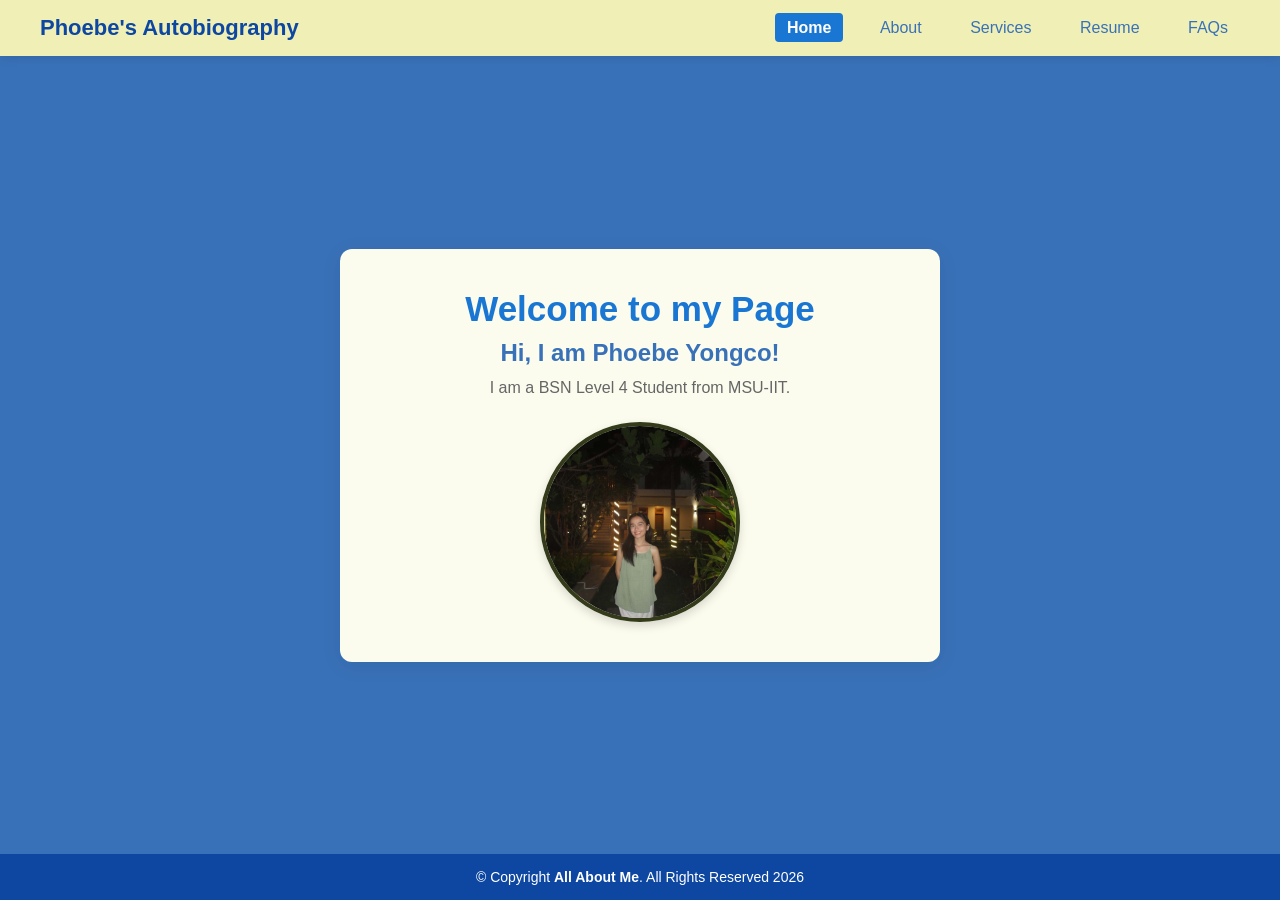
<file: index.html>
<!DOCTYPE html>
<html lang="en">
<head>
    <meta charset="UTF-8">
    <meta name="viewport" content="width=device-width, initial-scale=1.0">
    <title>Phoebe's Autobiography</title>
    <link rel="stylesheet" type="text/css" href="style.css">
</head>
<body>

   
    <header class="header">
        <div class="header-Left">
            <a href="index.html" class="logo">Phoebe's Autobiography</a>
        </div>
        <div class="header-Right">
            <a class="active" href="index.html">Home</a>
            <a href="about.html">About</a>
            <a href="services.html">Services</a>
            <a href="resume.html">Resume</a>
            <a href="testimonials.html">FAQs</a>
        </div>

               
    </header>

   
    <main class="hero-section">
        <div class="card">
            <h1>Welcome to my Page</h1>
            <h2>Hi, I am Phoebe Yongco!</h2>
            <p class="subtitle">I am a BSN Level 4 Student from MSU-IIT.</p>

            <div class="profile-container">
                <img src="PHOTOS/nadin.jpg" alt="Phoebe in Camiguin" class="profile-img">
            </div>
        </div>
    </main>

   
    <footer class="footer">
        <p>© Copyright <strong>All About Me</strong>. All Rights Reserved 2026</p>
    </footer>

</body>
</html>
</file>
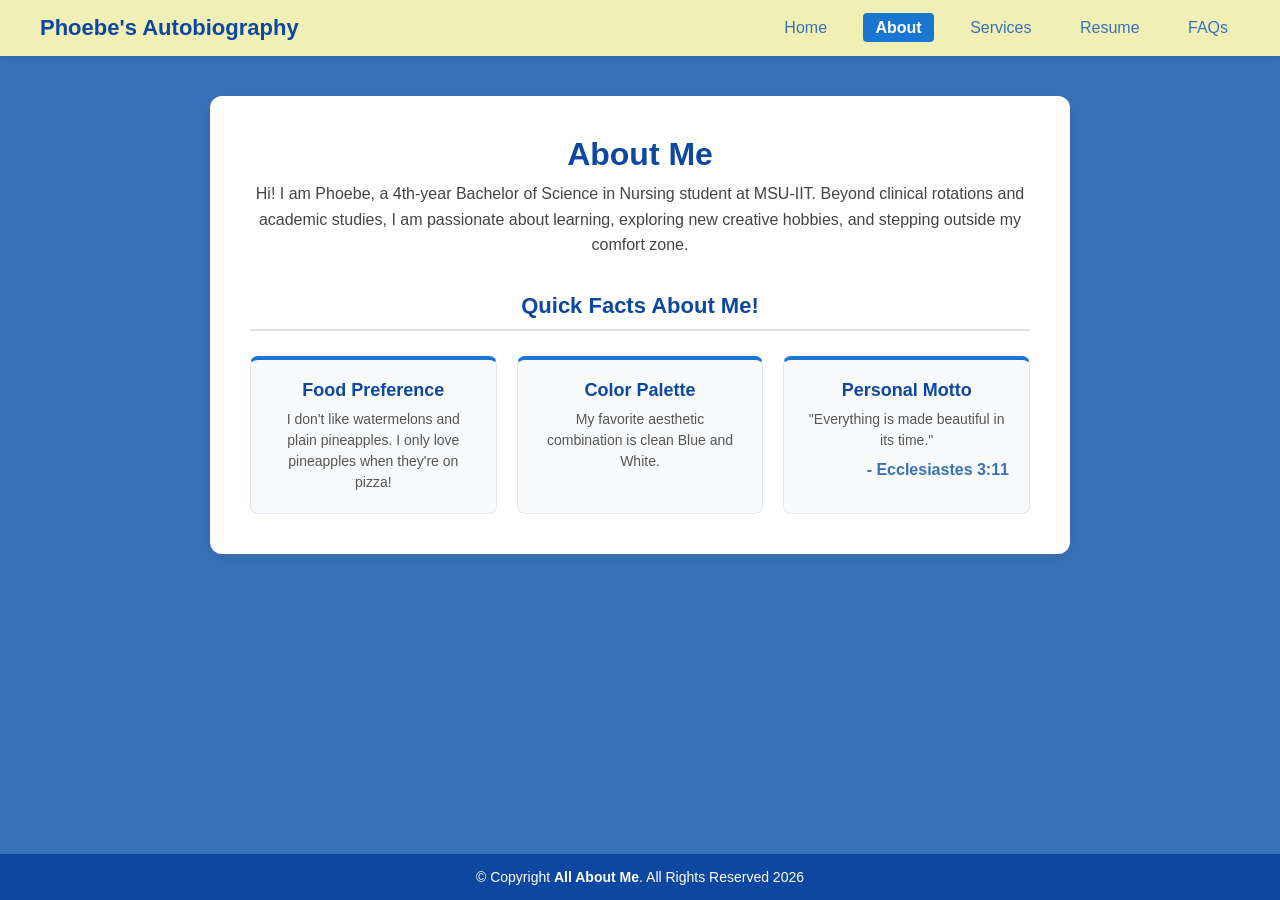
<file: about.html>
<!DOCTYPE html>
<html lang="en">
<head>
    <meta charset="UTF-8">
    <meta name="viewport" content="width=device-width, initial-scale=1.0">
    <title>About Me - Phoebe Yongco</title>
    <link rel="stylesheet" type="text/css" href="style.css">
</head>
<body>

   
    <header class="header">
        <div class="header-Left">
            <a href="index.html" class="logo">Phoebe's Autobiography</a>
        </div>
        <div class="header-Right">
            <a href="index.html">Home</a>
            <a class="active" href="about.html">About</a>
            <a href="services.html">Services</a>
            <a href="resume.html">Resume</a>
            <a href="testimonials.html">FAQs</a>
        </div>
    </header>

  
    <main class="about-container">
        <div class="about-card">
            <h1 class="page-title">About Me</h1>
            <p class="about-intro">
                Hi! I am Phoebe, a 4th-year Bachelor of Science in Nursing student at MSU-IIT. Beyond clinical rotations and academic studies, I am passionate about learning, exploring new creative hobbies, and stepping outside my comfort zone.
            </p>

            <h2 class="section-heading">Quick Facts About Me!</h2>

            <div class="facts-grid">
              
                <div class="fact-card">
                   
                    <h3>Food Preference</h3>
                    <p>I don't like watermelons and plain pineapples. I only love pineapples when they're on pizza!</p>
                </div>

                
                <div class="fact-card">
                  
                    <h3>Color Palette</h3>
                    <p>My favorite aesthetic combination is clean Blue and White.</p>
                </div>

                
                <div class="fact-card">
                   
                    <h3>Personal Motto</h3>
                    <p>"Everything is made beautiful in its time."</p>
                     <div class="Bible-Verse">
                - Ecclesiastes 3:11 
                </div>
            </div>
            
        </div>
    </main>

    
    <footer class="footer">
        <p>© Copyright <strong>All About Me</strong>. All Rights Reserved 2026</p>
    </footer>

</body>
</html>
</file>
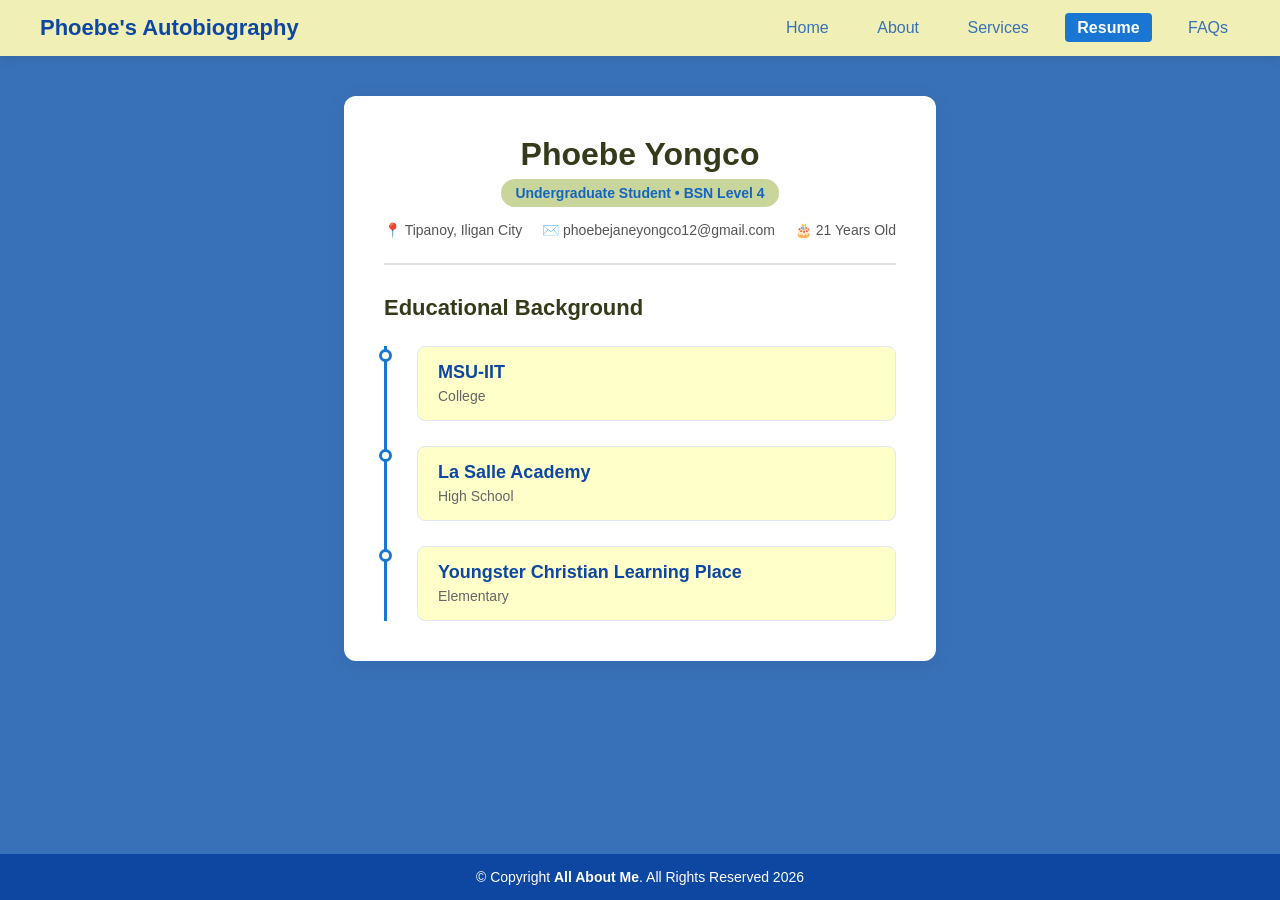
<file: resume.html>
<!DOCTYPE html>
<html lang="en">
<head>
    <meta charset="UTF-8">
    <meta name="viewport" content="width=device-width, initial-scale=1.0">
    <title>Resume - Phoebe Yongco</title>
    <link rel="stylesheet" type="text/css" href="style.css">
</head>
<body>

    
    <header class="header">
        <div class="header-Left">
            <a href="index.html" class="logo">Phoebe's Autobiography</a>
        </div>
        <div class="header-Right">
            <a href="index.html">Home</a>
            <a href="about.html">About</a>
            <a href="services.html">Services</a>
            <a class="active" href="resume.html">Resume</a>
            <a href="testimonials.html">FAQs</a>
        </div>
    </header>

   
    <main class="resume-container">
        <div class="resume-card">
            
            <!-- Personal Info Header -->
            <div class="resume-header">
                <h1>Phoebe Yongco</h1>
                <p class="status-badge">Undergraduate Student • BSN Level 4</p>
                
                <div class="contact-info">
                    <p>📍 Tipanoy, Iligan City</p>
                    <p>✉️ phoebejaneyongco12@gmail.com</p>
                    <p>🎂 21 Years Old</p>
                </div>
            </div>

            <section class="resume-section">
                <h2 class="section-title">Educational Background</h2>
                
                <div class="timeline">
                    
                    <div class="timeline-item">
                        <div class="timeline-dot"></div>
                        <div class="timeline-content">
                            <h3>MSU-IIT</h3>
                            <span class="degree">College</span>
                        </div>
                    </div>

                    
                    <div class="timeline-item">
                        <div class="timeline-dot"></div>
                        <div class="timeline-content">
                            <h3>La Salle Academy</h3>
                            <span class="degree">High School</span>
                        </div>
                    </div>

                  
                    <div class="timeline-item">
                        <div class="timeline-dot"></div>
                        <div class="timeline-content">
                            <h3>Youngster Christian Learning Place</h3>
                            <span class="degree">Elementary</span>
                        </div>
                    </div>
                </div>
            </section>

        </div>
    </main>

    
    <footer class="footer">
        <p>© Copyright <strong>All About Me</strong>. All Rights Reserved 2026</p>
    </footer>

</body>
</html>
</file>
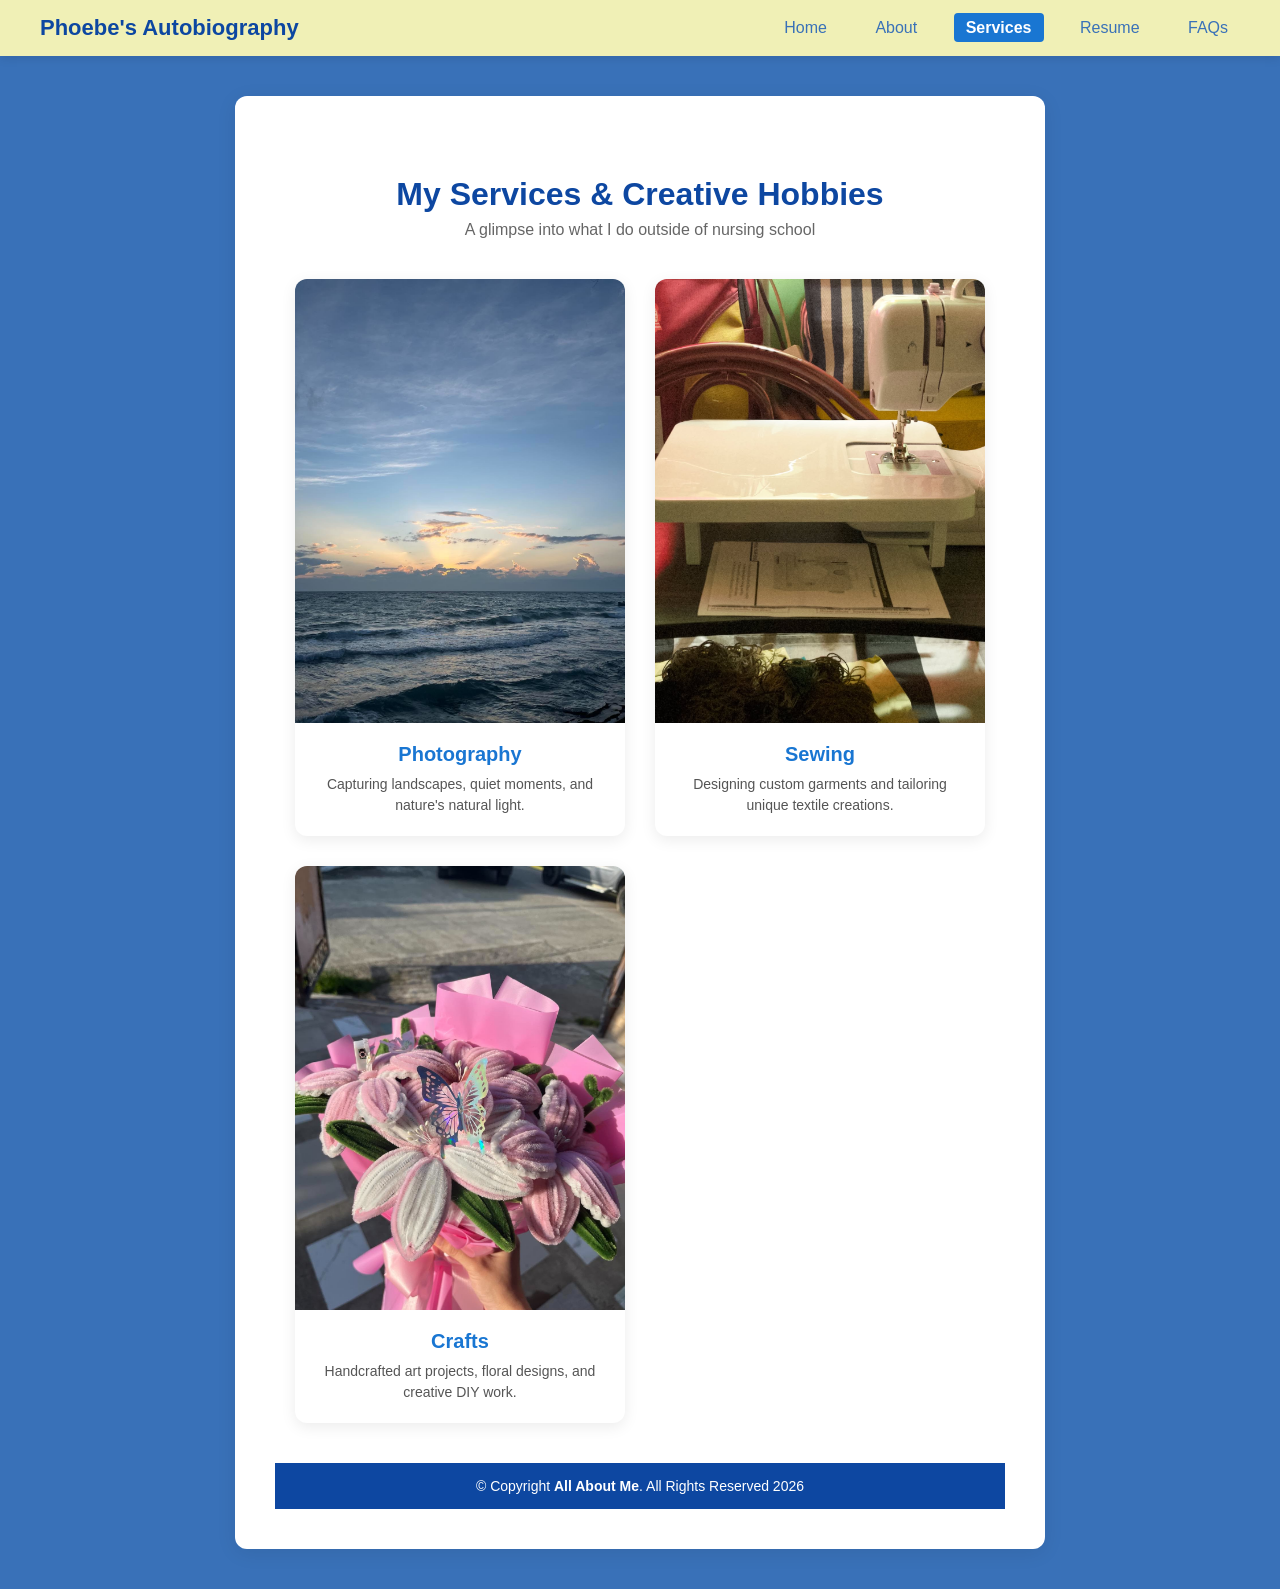
<file: services.html>
<!DOCTYPE html>
<html lang="en">
<head>
    <meta charset="UTF-8">
    <meta name="viewport" content="width=device-width, initial-scale=1.0">
    <title>Services - Phoebe Yongco</title>
    <link rel="stylesheet" type="text/css" href="style.css">
</head>
<body>

    
    <header class="header">
        <div class="header-Left">
            <a href="index.html" class="logo">Phoebe's Autobiography</a>
        </div>
        <div class="header-Right">
            <a href="index.html">Home</a>
            <a href="about.html">About</a>
            <a class="active" href="services.html">Services</a>
            <a href="resume.html">Resume</a>
            <a href="testimonials.html">FAQs</a>
        </div>
    </header>

  
     <main class="resume-container">
        <div class="resume-card">
        <main class="services-container">
            <h1 class="page-title">My Services & Creative Hobbies</h1>
            <p class="page-subtitle">A glimpse into what I do outside of nursing school</p>

            <div class="services-grid">
                
            
                <div class="service-card">
                    <div class="card-image">
                        <img src="PHOTOS/sunsetbeach.jpg" alt="Photography">
                    </div>
                    <div class="card-content">
                        <h3>Photography</h3>
                        <p>Capturing landscapes, quiet moments, and nature's natural light.</p>
                    </div>
                </div>

                
                <div class="service-card">
                    <div class="card-image">
                        <img src="PHOTOS/SEWING.jpg" alt="Sewing">
                    </div>
                    <div class="card-content">
                        <h3>Sewing</h3>
                        <p>Designing custom garments and tailoring unique textile creations.</p>
                    </div>
                </div>

                
                <div class="service-card">
                    <div class="card-image">
                        <img src="PHOTOS/pinkflowers.jpg" alt="Crafts">
                    </div>
                    <div class="card-content">
                        <h3>Crafts</h3>
                        <p>Handcrafted art projects, floral designs, and creative DIY work.</p>
                    </div>
                </div>

        </div>
    </main>

   
    <footer class="footer">
        <p>© Copyright <strong>All About Me</strong>. All Rights Reserved 2026</p>
    </footer>

</body>
</html>
</file>
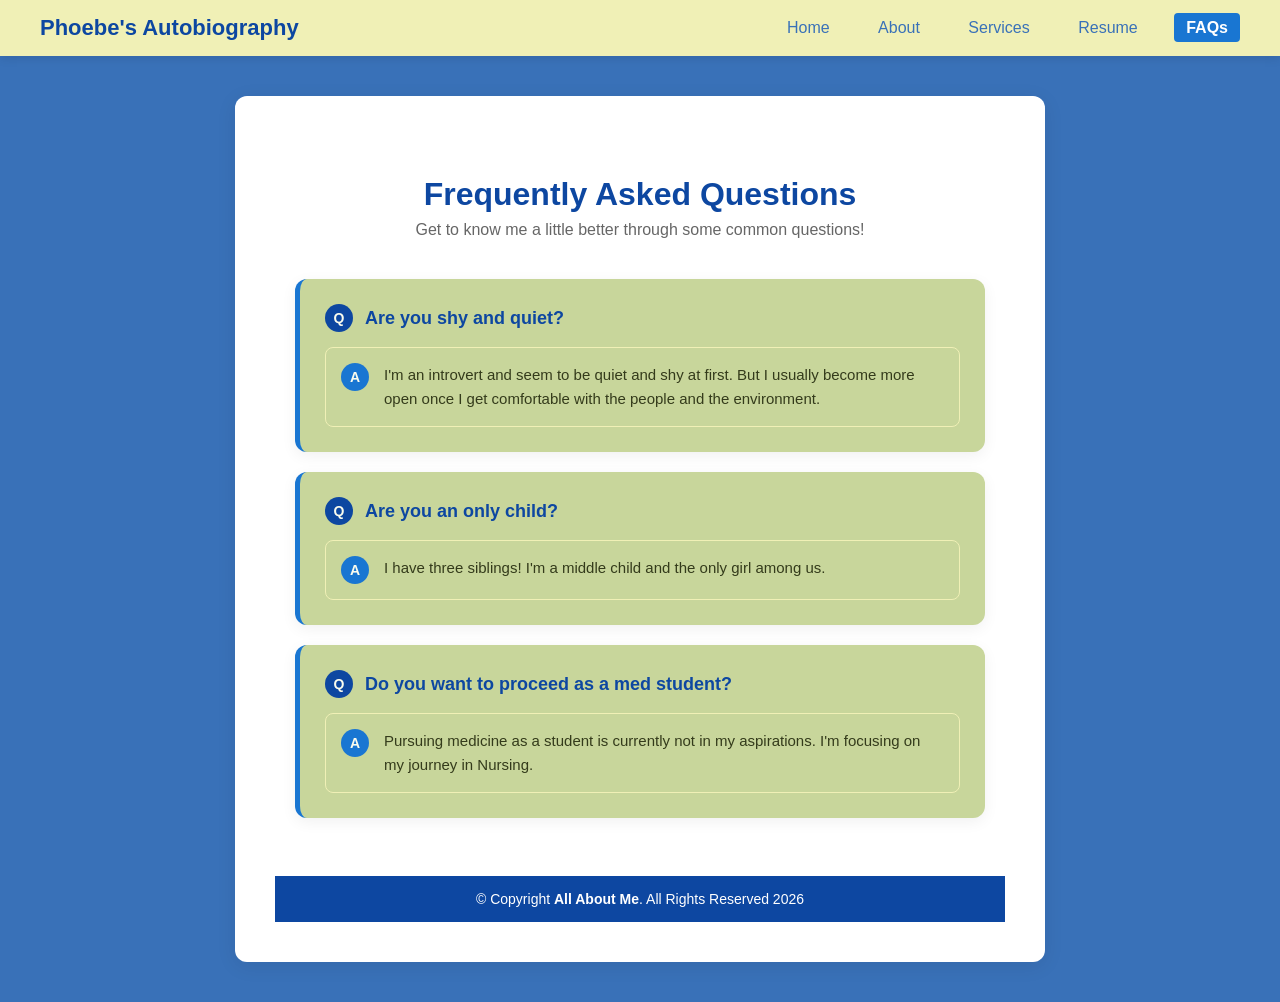
<file: testimonials.html>
<!DOCTYPE html>
<html lang="en">
<head>
    <meta charset="UTF-8">
    <meta name="viewport" content="width=device-width, initial-scale=1.0">
    <title>FAQs - Phoebe Yongco</title>
    <link rel="stylesheet" type="text/css" href="style.css">
</head>
<body>

   
    <header class="header">
        <div class="header-Left">
            <a href="index.html" class="logo">Phoebe's Autobiography</a>
        </div>
        <div class="header-Right">
            <a href="index.html">Home</a>
            <a href="about.html">About</a>
            <a href="services.html">Services</a>
            <a href="resume.html">Resume</a>
            <a class="active" href="testimonials.html">FAQs</a>
        </div>
    </header>

    <main class="resume-container">
        <div class="resume-card">

    <main class="faq-container">
        <h1 class="page-title">Frequently Asked Questions</h1>
        <p class="page-subtitle">Get to know me a little better through some common questions!</p>

        <div class="faq-list">

          
            <div class="faq-card">
                <div class="faq-question">
                    <span class="faq-badge">Q</span>
                    <h3>Are you shy and quiet?</h3>
                </div>
                <div class="faq-answer">
                    <span class="faq-badge answer-badge">A</span>
                    <p>I'm an introvert and seem to be quiet and shy at first. But I usually become more open once I get comfortable with the people and the environment.</p>
                </div>
            </div>

           
            <div class="faq-card">
                <div class="faq-question">
                    <span class="faq-badge">Q</span>
                    <h3>Are you an only child?</h3>
                </div>
                <div class="faq-answer">
                    <span class="faq-badge answer-badge">A</span>
                    <p>I have three siblings! I'm a middle child and the only girl among us.</p>
                </div>
            </div>

            
            <div class="faq-card">
                <div class="faq-question">
                    <span class="faq-badge">Q</span>
                    <h3>Do you want to proceed as a med student?</h3>
                </div>
                <div class="faq-answer">
                    <span class="faq-badge answer-badge">A</span>
                    <p>Pursuing medicine as a student is currently not in my aspirations. I'm focusing on my journey in Nursing.</p>
                </div>
            </div>

        </div>
        <br>
    </main>
    <footer class="footer">
        <p>© Copyright <strong>All About Me</strong>. All Rights Reserved 2026</p>
    </footer>
</body>
</html>
</file>
<file: style.css>
* {
    margin: 0;
    padding: 0;
    box-sizing: border-box;
    font-family: 'Segoe UI', Arial, sans-serif;
}

body {
    background-color: #3971b8;
    color: #333333;
    display: flex;
    flex-direction: column;
    min-height: 100vh;
}

.header {
    background-color: #f0f0b6; 
    display: flex;
    justify-content: space-between;
    align-items: center;
    padding: 15px 40px;
    box-shadow: 0 2px 10px rgba(0, 0, 0, 0.1);
}

.header a.logo {
    color: #0d47a1;
    font-size: 22px;
    font-weight: bold;
    text-decoration: none;
}

.header-Right a {
    color: #3971b8;
    text-decoration: none;
    margin-left: 20px;
    font-size: 16px;
    font-weight: 500;
    padding: 6px 12px;
    border-radius: 4px;
    transition: all 0.3s ease;
}

.header-Right a:hover {
    background-color: #1565c0;
    color: #3971b8;
}

.header-Right a.active {
    background-color: #1976d2;
    color: #ffffff;
    font-weight: bold;
}


.hero-section {
    flex: 1;
    display: flex;
    justify-content: center;
    align-items: center;
    padding: 40px 20px;
}

.card {
    background: #fbfcee;
    padding: 40px;
    border-radius: 12px;
    box-shadow: 0 4px 20px rgba(0, 0, 0, 0.08);
    text-align: center;
    max-width: 600px;
    width: 100%;
}

h1 {
    color: #1976d2;
    font-size: 35px;
    margin-bottom: 10px;
}

h2 {
    color: #3971b8;
    font-size: 24px;
    margin-bottom: 12px;
}

.subtitle {
    font-size: 16px;
    color: #666666;
    margin-bottom: 25px;
}


.profile-container {
    display: flex;
    justify-content: center;
    margin-top: 15px;
}

.profile-img {
    width: 200px;
    height: 200px;
    object-fit: cover; 
    border-radius: 50%; 
    border: 4px solid #343b1b;
    box-shadow: 0 4px 10px rgba(0, 0, 0, 0.15);
}


.footer {
    background-color: #0d47a1;
    color: #ffffff;
    text-align: center;
    padding: 15px 0;
    font-size: 14px;
}


.quotes-container {
    max-width: 800px;
    margin: 40px auto;
    padding: 0 20px;
}

.quote-card {
    background: white;
    padding: 30px;
    border-left: 5px solid #1976d2;
    border-radius: 8px;
    box-shadow: 0 5px 15px rgba(0, 0, 0, 0.08);
    transition: transform 0.3s ease;
}

.quote-card:hover {
    transform: translateY(-5px);
}

.Bible-Verse {
    display: block;
    font-weight: bold;
    color: #3971b8;
    text-align: right;
    margin-top: 10px;
}
.services-container {
    max-width: 1100px;
    margin: 40px auto;
    padding: 0 20px;
    flex: 1;
}

.page-title {
    color: #0d47a1;
    text-align: center;
    font-size: 32px;
    margin-bottom: 8px;
}

.page-subtitle {
    text-align: center;
    color: #666666;
    font-size: 16px;
    margin-bottom: 40px;
}


.services-grid {
    display: grid;
    grid-template-columns: repeat(auto-fit, minmax(280px, 1fr));
    gap: 30px;
}


.service-card {
    background: #ffffff;
    border-radius: 12px;
    overflow: hidden;
    box-shadow: 0 4px 15px rgba(0, 0, 0, 0.08);
    transition: transform 0.3s ease, box-shadow 0.3s ease;
    display: flex;
    flex-direction: column;
}

.service-card:hover {
    transform: translateY(-8px);
    box-shadow: 0 8px 25px rgba(13, 71, 161, 0.15);
}


.card-image {
    width: 100%;
    height: 200%;
    overflow: hidden;
}

.card-image img {
    width: 100%;
    height: 100%;
    object-fit: cover; 
    transition: transform 0.4s ease;
}

.service-card:hover .card-image img {
    transform: scale(1.05);
}


.card-content {
    padding: 20px;
    text-align: center;
}

.card-content h3 {
    color: #1976d2;
    font-size: 20px;
    margin-bottom: 8px;
}

.card-content p {
    color: #555555;
    font-size: 14px;
    line-height: 1.5;
}


.about-container {
    max-width: 900px;
    margin: 40px auto;
    padding: 0 20px;
    flex: 1;
}

.about-card {
    background: #ffffff;
    padding: 40px;
    border-radius: 12px;
    box-shadow: 0 4px 20px rgba(0, 0, 0, 0.08);
}

.about-intro {
    font-size: 16px;
    line-height: 1.6;
    color: #444444;
    text-align: center;
    margin-bottom: 35px;
}

.section-heading {
    color: #0d47a1;
    font-size: 22px;
    text-align: center;
    margin-bottom: 25px;
    border-bottom: 2px solid #e0e0e0;
    padding-bottom: 10px;
}

.facts-grid {
    display: grid;
    grid-template-columns: repeat(auto-fit, minmax(240px, 1fr));
    gap: 20px;
}

.fact-card {
    background: #f8fafc;
    border: 1px solid #e2e8f0;
    border-top: 4px solid #1976d2;
    border-radius: 8px;
    padding: 20px;
    text-align: center;
    transition: transform 0.3s ease, box-shadow 0.3s ease;
}

.fact-card:hover {
    transform: translateY(-5px);
    box-shadow: 0 6px 15px rgba(25, 118, 210, 0.12);
}

.fact-icon {
    font-size: 28px;
    margin-bottom: 10px;
}

.fact-card h3 {
    color: #0d47a1;
    font-size: 18px;
    margin-bottom: 8px;
}

.fact-card p {
    color: #555555;
    font-size: 14px;
    line-height: 1.5;
}

.resume-container {
    max-width: 850px;
    margin: 40px auto;
    padding: 0 20px;
    flex: 1;
}

.resume-card {
    background: #ffffff;
    padding: 40px;
    border-radius: 12px;
    box-shadow: 0 4px 20px rgba(0, 0, 0, 0.08);
}

.resume-header {
    text-align: center;
    border-bottom: 2px solid #e0e0e0;
    padding-bottom: 25px;
    margin-bottom: 30px;
}

.resume-header h1 {
    color: #343b1b;
    font-size: 32px;
    margin-bottom: 6px;
}

.status-badge {
    display: inline-block;
    background-color: #c8d69b;
    color: #1565c0;
    padding: 6px 14px;
    border-radius: 20px;
    font-size: 14px;
    font-weight: 600;
    margin-bottom: 15px;
}

.contact-info {
    display: flex;
    justify-content: center;
    gap: 20px;
    flex-wrap: wrap;
    color: #555555;
    font-size: 14px;
}


.section-title {
    color: #343b1b;
    font-size: 22px;
    margin-bottom: 25px;
}

.timeline {
    position: relative;
    padding-left: 30px;
    border-left: 3px solid #1976d2;
}

.timeline-item {
    position: relative;
    margin-bottom: 25px;
}

.timeline-item:last-child {
    margin-bottom: 0;
}

.timeline-dot {
    position: absolute;
    left: -38px;
    top: 3px;
    width: 13px;
    height: 13px;
    background-color: #fefefd;
    border: 3px solid #1976d2;
    border-radius: 50%;
}

.timeline-content {
    background: #ffffca;
    padding: 15px 20px;
    border-radius: 8px;
    border: 1px solid #e2e8f0;
}

.timeline-content h3 {
    color: #0d47a1;
    font-size: 18px;
    margin-bottom: 4px;
}

.timeline-content .degree {
    color: #666666;
    font-size: 14px;
}

.faq-container {
    max-width: 850px;
    margin: 40px auto;
    padding: 0 20px;
    flex: 1;
}

.faq-list {
    display: flex;
    flex-direction: column;
    gap: 20px;
}


.faq-card {
    background: #c8d69b;
    border-radius: 12px;
    padding: 25px;
    box-shadow: 0 4px 15px rgba(0, 0, 0, 0.06);
    border-left: 5px solid #1976d2;
    transition: transform 0.3s ease, box-shadow 0.3s ease;
}

.faq-card:hover {
    transform: translateY(-4px);
    box-shadow: 0 8px 20px rgba(13, 71, 161, 0.12);
}


.faq-question {
    display: flex;
    align-items: center;
    gap: 12px;
    margin-bottom: 15px;
}

.faq-question h3 {
    color: #0d47a1;
    font-size: 18px;
}


.faq-answer {
    display: flex;
    align-items: flex-start;
    gap: 15px;
    background: #c8d69b;
    padding: 15px;
    border-radius: 8px;
    border: 1px solid #f0f0b6;
}

.faq-answer p {
    color: #343b1b;
    font-size: 15px;
    line-height: 1.6;
}


.faq-badge {
    background-color: #0d47a1;
    color: #fbfcee;
    font-weight: bold;
    font-size: 14px;
    width: 28px;
    height: 28px;
    border-radius: 50%;
    display: flex;
    align-items: center;
    justify-content: center;
    flex-shrink: 0;
}

.answer-badge {
    background-color: #1976d2;
}
</file>
